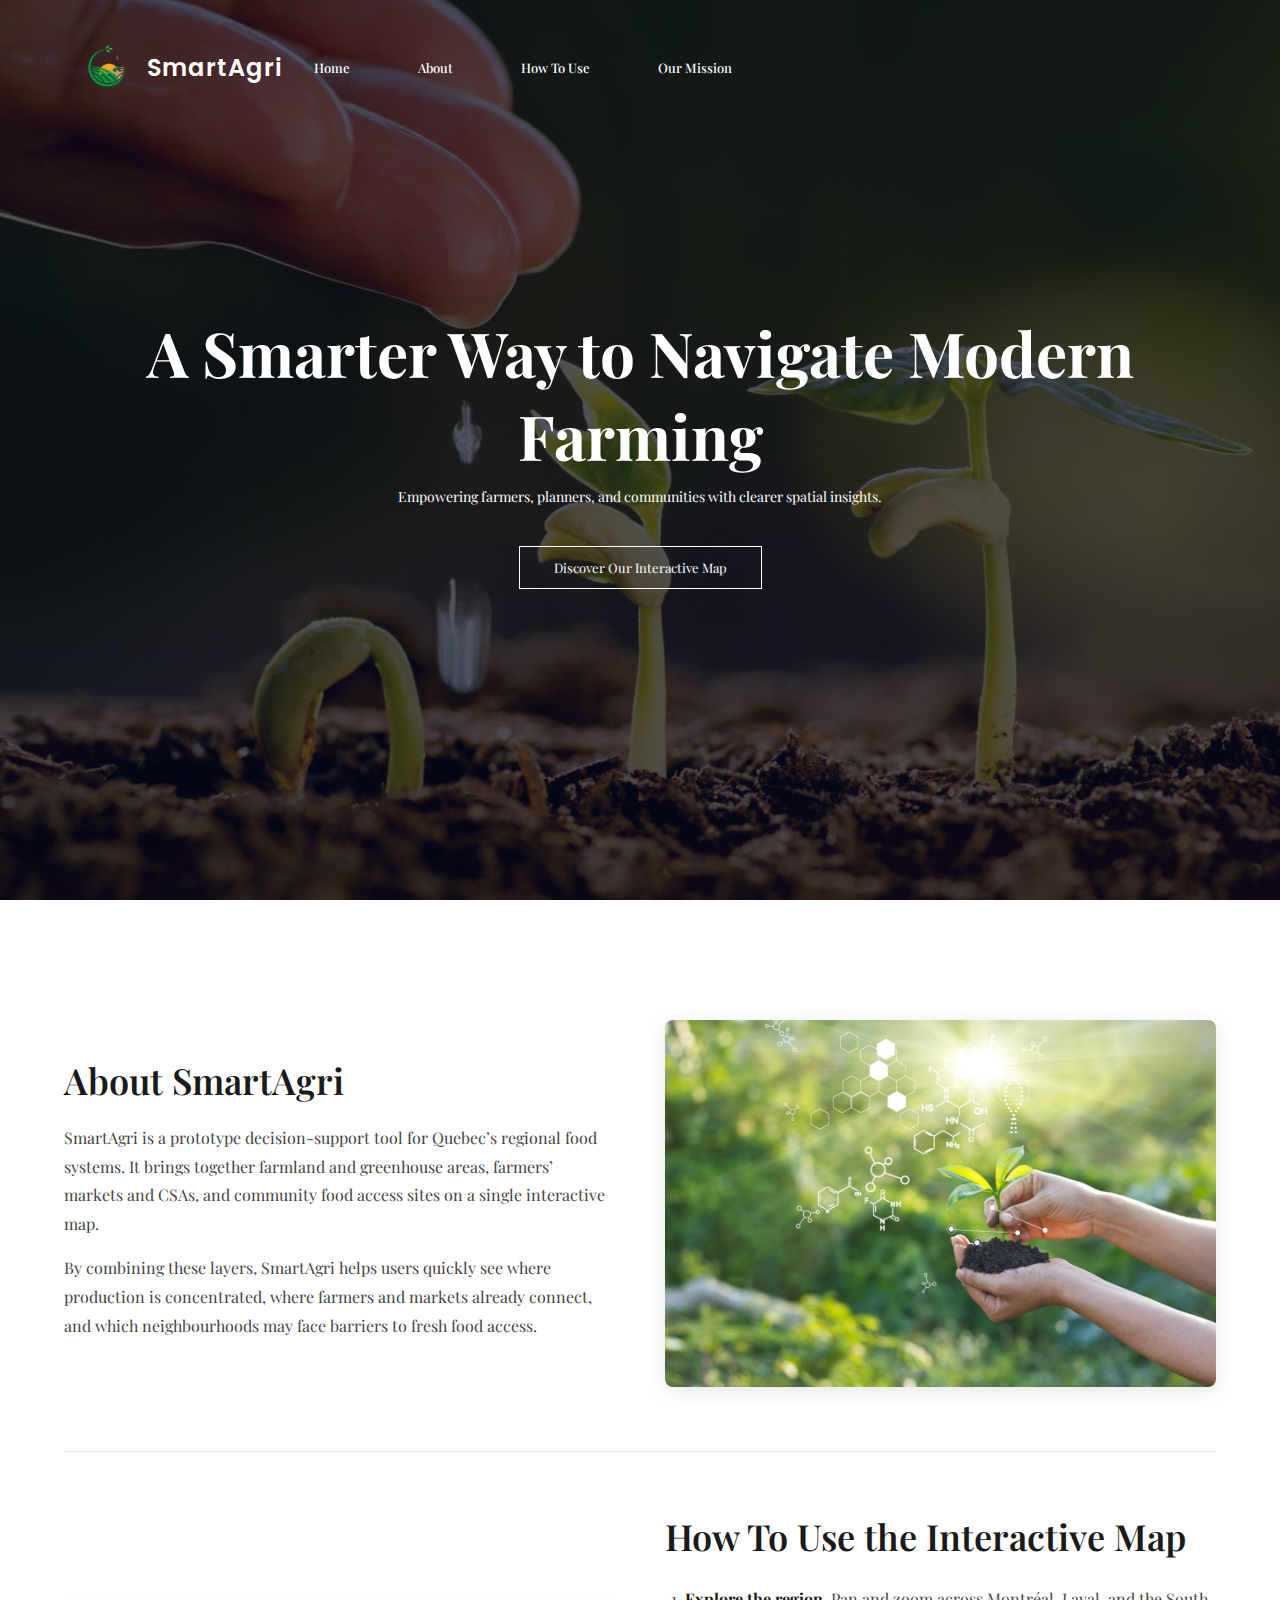
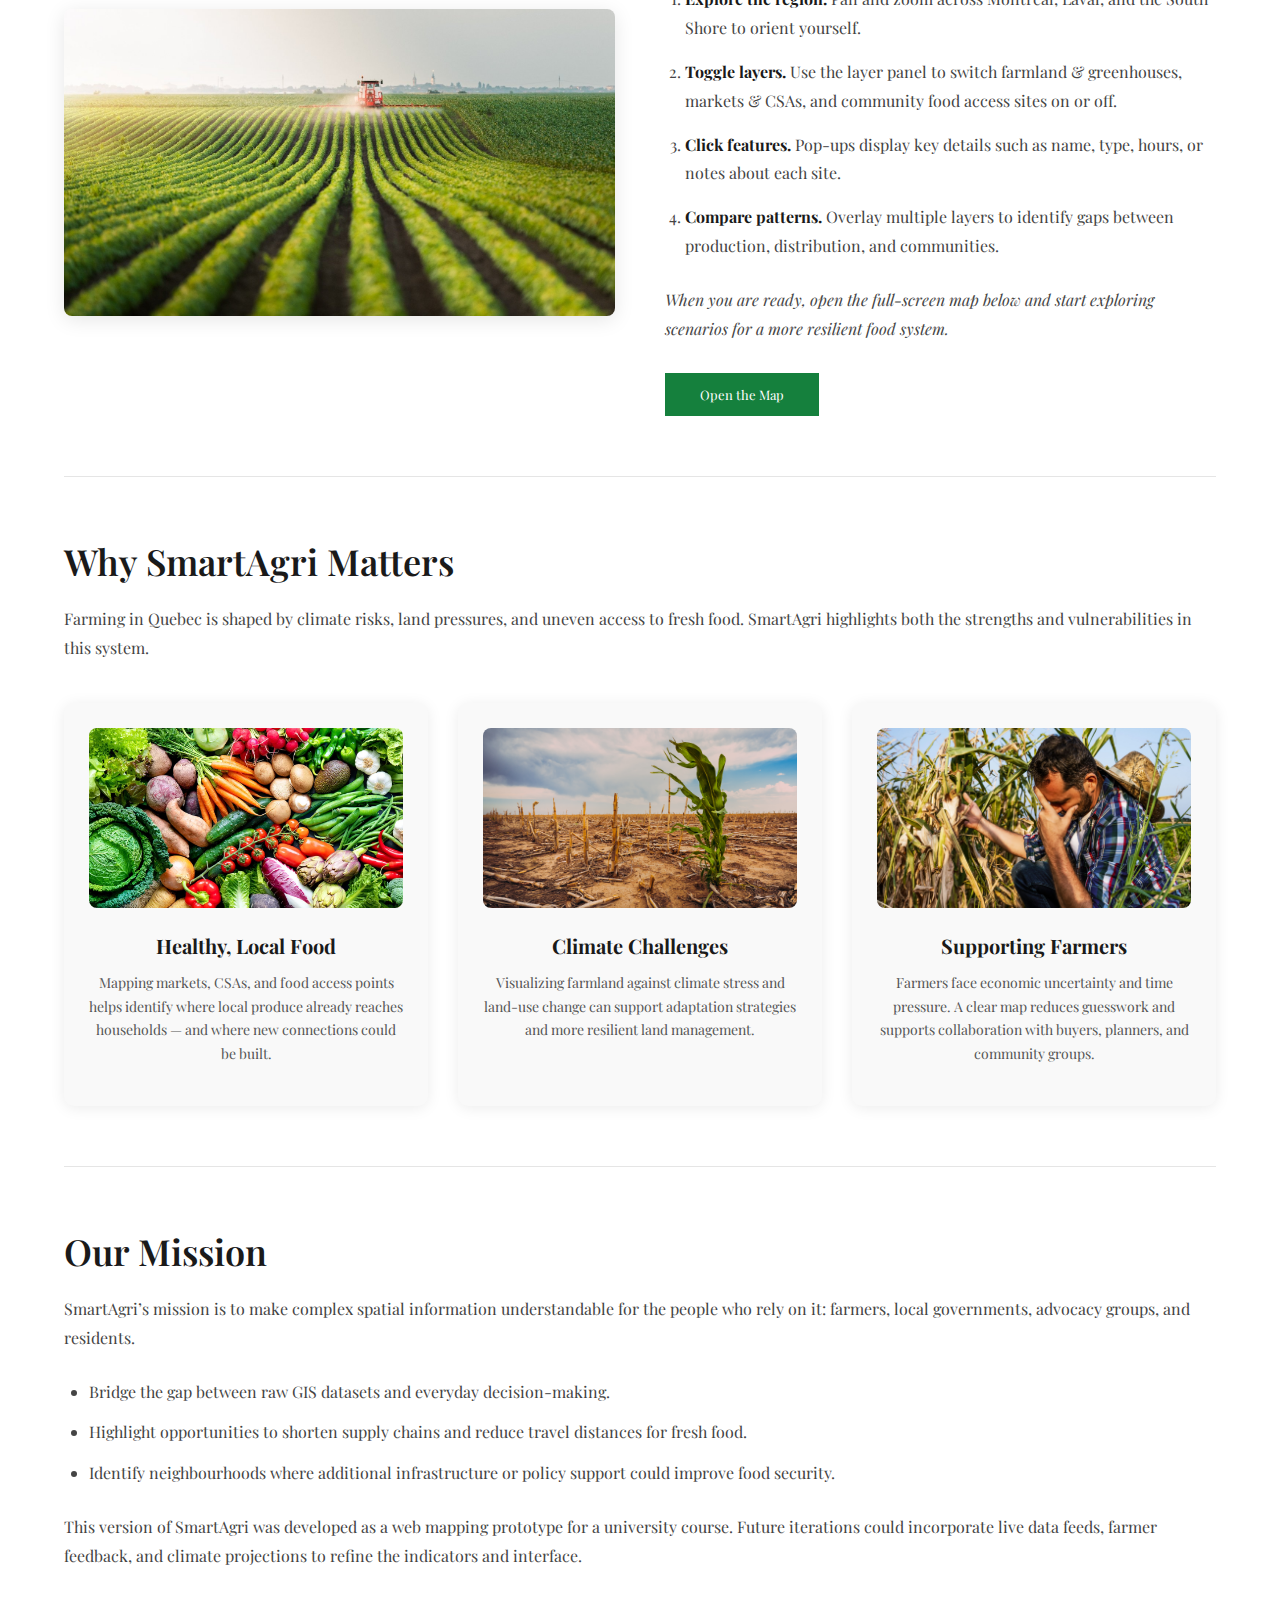
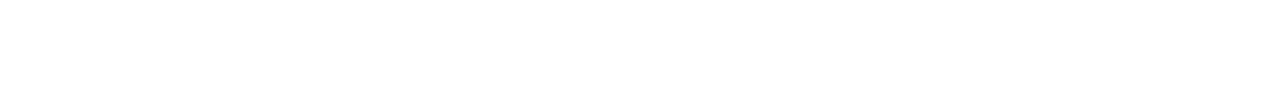
<file: index.html>
<!DOCTYPE html>
<html lang="en">
<head>
    <meta charset="utf-8" />
    <meta name="viewport" content="width=device-width, initial-scale=1.0" />
    <title>SmartAgri</title>

    <!-- Main site stylesheet -->
    <link rel="stylesheet" href="style.css" />

    <!-- Google Fonts -->
    <link href="https://fonts.googleapis.com/css2?family=Bona+Nova+SC:ital,wght@0,400;0,700;1,400&family=Playfair+Display:ital,wght@0,400..900;1,400..900&family=Ubuntu:ital,wght@0,300;0,400;0,500;0,700;1,300;1,400;1,500;1,700&display=swap" rel="stylesheet" />
</head>

<body>
    <!-- HERO / HOME -->
    <section class="header" id="home">
        <nav>
            <div class="logo-title">
                <a href="#home">
                    <!-- navbar logo -->
                    <img src="images/Bannerlogo2-removebg-preview.png" alt="SmartAgri Logo" class="logo" />
                </a>
                <h1 class="site-title">SmartAgri</h1>
            </div>

            <div class="nav-links">
                <ul>
                    <li><a href="#home">Home</a></li>
                    <li><a href="#about">About</a></li>
                    <li><a href="#how-to-use">How To Use</a></li>
                    <li><a href="#mission">Our Mission</a></li>
                </ul>
            </div>
        </nav>

        <div class="text-box">
            <h1>A Smarter Way to Navigate Modern Farming</h1>
            <p>Empowering farmers, planners, and communities with clearer spatial insights.</p>
            <a href="map.html" class="hero-btn">Discover Our Interactive Map</a>
        </div>
    </section>

    <!-- MAIN CONTENT -->
    <main class="main-content">
        <!-- ABOUT -->
        <section class="content-section split" id="about">
            <div class="split-text">
                <h2>About SmartAgri</h2>
                <p>
                    SmartAgri is a prototype decision-support tool for Quebec’s regional food systems. It brings
                    together farmland and greenhouse areas, farmers’ markets and CSAs, and community food access sites
                    on a single interactive map.
                </p>
                <p>
                    By combining these layers, SmartAgri helps users quickly see where production is concentrated,
                    where farmers and markets already connect, and which neighbourhoods may face barriers to fresh
                    food access.
                </p>
            </div>
            <div class="split-image">
                <img src="images/New-Agriculture-Technology-Image.png" alt="Farmer using digital tools in the field" />
            </div>
        </section>

        <!-- HOW TO USE -->
        <section class="content-section split reverse" id="how-to-use">
            <div class="split-text">
                <h2>How To Use the Interactive Map</h2>
                <ol class="how-list">
                    <li><strong>Explore the region.</strong> Pan and zoom across Montréal, Laval, and the South Shore to orient yourself.</li>
                    <li><strong>Toggle layers.</strong> Use the layer panel to switch farmland &amp; greenhouses, markets &amp; CSAs, and community food access sites on or off.</li>
                    <li><strong>Click features.</strong> Pop-ups display key details such as name, type, hours, or notes about each site.</li>
                    <li><strong>Compare patterns.</strong> Overlay multiple layers to identify gaps between production, distribution, and communities.</li>
                </ol>
                <p class="cta-text">
                    When you are ready, open the full-screen map below and start exploring scenarios for a more resilient food system.
                </p>
                <a href="map.html" class="hero-btn secondary-btn">Open the Map</a>
            </div>
            <div class="split-image">
                <img src="images/AdobeStock_243525780-1.png" alt="Tractor working in a well-structured field" />
            </div>
        </section>

        <!-- WHY IT MATTERS / VISUAL STORY -->
        <section class="content-section">
            <h2>Why SmartAgri Matters</h2>
            <p>
                Farming in Quebec is shaped by climate risks, land pressures, and uneven access to fresh food.
                SmartAgri highlights both the strengths and vulnerabilities in this system.
            </p>

            <div class="mission-grid">
                <article class="mission-card">
                    <img src="images/veggies.png" alt="Fresh vegetables" />
                    <h3>Healthy, Local Food</h3>
                    <p>
                        Mapping markets, CSAs, and food access points helps identify where local produce already reaches
                        households &mdash; and where new connections could be built.
                    </p>
                </article>

                <article class="mission-card">
                    <img src="images/Smith_Climate_Ag_4.12.png" alt="Drought-stressed field" />
                    <h3>Climate Challenges</h3>
                    <p>
                        Visualizing farmland against climate stress and land-use change can support adaptation
                        strategies and more resilient land management.
                    </p>
                </article>

                <article class="mission-card">
                    <img src="images/farmer1-1.png" alt="Farmer facing crop loss" />
                    <h3>Supporting Farmers</h3>
                    <p>
                        Farmers face economic uncertainty and time pressure. A clear map reduces guesswork and supports
                        collaboration with buyers, planners, and community groups.
                    </p>
                </article>
            </div>
        </section>

        <!-- MISSION -->
        <section class="content-section" id="mission">
            <h2>Our Mission</h2>
            <p>
                SmartAgri’s mission is to make complex spatial information understandable for the people who rely on it:
                farmers, local governments, advocacy groups, and residents.
            </p>
            <ul class="mission-list">
                <li>Bridge the gap between raw GIS datasets and everyday decision-making.</li>
                <li>Highlight opportunities to shorten supply chains and reduce travel distances for fresh food.</li>
                <li>Identify neighbourhoods where additional infrastructure or policy support could improve food security.</li>
            </ul>
            <p>
                This version of SmartAgri was developed as a web mapping prototype for a university course. Future
                iterations could incorporate live data feeds, farmer feedback, and climate projections to refine the
                indicators and interface.
            </p>
        </section>
    </main>
</body>
</html>
</file>
<file: style.css>
@import url('https://fonts.googleapis.com/css2?family=Poppins:wght@400;500;600&display=swap');

*{
  margin: 0;
  padding: 0;
  font-family: "Playfair Display", serif;
}
  

*{
    margin: 0;
    padding: 0;
    font-family: "Playfair Display", serif;
}
.header{
    min-height: 100vh;
    width: 100%;
    background-image: linear-gradient(rgba(4,9,30,0.7), rgba(4,9,30,0.7)), url(images/banner.png);
    background-position: center;
    background-size: cover;
    position: relative;

}
.logo {
  width: 60px;       /* smaller than before */
  height: auto;
  margin: 10px 0;
  cursor: pointer;
  background: none;  /* ensure no CSS background */
  border: none;
}
nav{
  display: flex;
  padding: 2% 6%;
  justify-content: space-between;
  align-items: center;
}

nav img{
    width: 150px;
}
.nav-links{
    flex: 1;
    text-align: right;  
}
.nav-links ul li a {
  font-size: 18px;      
  color: white;         
  font-weight: 500;
  text-decoration: none;
  transition: 0.3s;
}

.nav-links ul li a:hover {
  color: #00ffcc; 
}      
.nav-links ul li {
  list-style: none;
  display: inline-block;
  padding: 8px 12px;
  position: relative;
}
.nav-links ul li a::after {
  content: '';
  width: 0%;
  height: 2px;
  background-color: #f44336;
  display: block;
  margin: auto;
  transition: 0.5s;
}

.nav-links ul li a:hover::after {
  width: 100%;
}
.text-box{
  width: 90%;
  color: #fff;
  position: absolute;
  top: 50%;
  left: 50%;
  transform: translate(-50%,-50%);
  text-align: center;
}
.text-box h1{
  font-size: 62px;
}
.text-box p{
  margin: 10px 0 40px;
  font-size: 14px;
  color: #fff;
}
.hero-btn{
  display: inline-block;
  text-decoration: none;
  color:#fff;
  border: 1px solid #fff;
  padding: 12px 34px;
  font-size: 13px;
  background: transparent;
  position:relative;
  cursor: pointer;
}
.hero-btn:hover{
  border: 1px solid light #f44336;
  background: #f44336;
  transition: 1s;
}
@media (max-width: 700px) {
  .text-box h1 {
    font-size: 20px;
  }
  .nav-links ul li {
    display: block;
  }
} 


.nav-links {
  position: fixed;
  background: #f44336;
  height: 100vh;
  width: 220px;
  top: 0;
  right: -220px;           
  text-align: left;
  z-index: 9999;
  transition: right 0.4s ease;
}


.nav-links.open {
  right: 0;
}

.nav-links ul {
  list-style: none;
  padding: 30px;
  margin: 0;
}

.nav-links ul li {
  display: block;
  margin: 22px 0;
}

@media (min-width: 801px) {
  .nav-links {
    position: static;
    background: transparent;
    height: auto;
    width: auto;
    right: auto;
    z-index: auto;
    transition: none;
  }
  .nav-links ul {
    padding: 0;
  }
  .nav-links ul li {
    display: inline-block;
    margin: 0 20px;
  }
}




/* Group logo and title together */
.logo-title {
  display: flex;
  align-items: center;
  gap: 10px; /* space between logo and text */
}
.nav-links ul li a {
    color : #fff;
    text-decoration: none;
    font-size: 13px;
}

/* Style the title text */
.site-title {
  font-family: 'Poppins', sans-serif;
  font-size: 24px;
  font-weight: 600;
  color: white;
  letter-spacing: 1px;
  cursor: default;
  transition: 0.3s;
}

.site-title:hover {
  color: #00ffcc; /* sleek glow effect on hover */
}

/* =========================
   MAIN CONTENT SECTIONS
   ========================= */

.main-content {
  max-width: 1200px;
  margin: 0 auto;
  padding: 60px 5%;
}

.content-section {
  padding: 60px 0;
  border-bottom: 1px solid #e5e5e5;
}

.content-section:last-child {
  border-bottom: none;
}

.content-section h2 {
  font-size: 36px;
  color: #1a1a1a;
  margin-bottom: 20px;
  font-weight: 600;
}

.content-section p {
  font-size: 16px;
  line-height: 1.8;
  color: #444;
  margin-bottom: 15px;
}

/* =========================
   SPLIT LAYOUT (text + image)
   ========================= */

.split {
  display: flex;
  gap: 50px;
  align-items: center;
}

.split.reverse {
  flex-direction: row-reverse;
}

.split-text {
  flex: 1;
}

.split-image {
  flex: 1;
}

.split-image img {
  width: 100%;
  height: auto;
  border-radius: 8px;
  box-shadow: 0 4px 20px rgba(0, 0, 0, 0.1);
}

/* =========================
   HOW TO USE LIST
   ========================= */

.how-list {
  margin: 25px 0;
  padding-left: 20px;
}

.how-list li {
  font-size: 16px;
  line-height: 1.8;
  color: #444;
  margin-bottom: 15px;
}

.how-list li strong {
  color: #1a1a1a;
}

.cta-text {
  margin-top: 25px;
  font-style: italic;
  color: #666;
}

.secondary-btn {
  background: #15803d;
  border-color: #15803d;
  color: #fff;
  margin-top: 15px;
}

.secondary-btn:hover {
  background: #166534;
  border-color: #166534;
}

/* =========================
   MISSION GRID (3 cards)
   ========================= */

.mission-grid {
  display: grid;
  grid-template-columns: repeat(3, 1fr);
  gap: 30px;
  margin-top: 40px;
}

.mission-card {
  background: #f9f9f9;
  border-radius: 10px;
  padding: 25px;
  text-align: center;
  box-shadow: 0 2px 15px rgba(0, 0, 0, 0.08);
  transition: transform 0.3s ease, box-shadow 0.3s ease;
}

.mission-card:hover {
  transform: translateY(-5px);
  box-shadow: 0 8px 25px rgba(0, 0, 0, 0.12);
}

.mission-card img {
  width: 100%;
  height: 180px;
  object-fit: cover;
  border-radius: 8px;
  margin-bottom: 20px;
}

.mission-card h3 {
  font-size: 20px;
  color: #1a1a1a;
  margin-bottom: 12px;
}

.mission-card p {
  font-size: 14px;
  line-height: 1.7;
  color: #555;
}

/* =========================
   MISSION LIST
   ========================= */

.mission-list {
  margin: 25px 0;
  padding-left: 25px;
}

.mission-list li {
  font-size: 16px;
  line-height: 1.8;
  color: #444;
  margin-bottom: 12px;
}

/* =========================
   RESPONSIVE - TABLETS
   ========================= */

@media (max-width: 900px) {
  .split {
    flex-direction: column;
  }

  .split.reverse {
    flex-direction: column;
  }

  .mission-grid {
    grid-template-columns: repeat(2, 1fr);
  }
}

/* =========================
   RESPONSIVE - MOBILE
   ========================= */

@media (max-width: 600px) {
  .main-content {
    padding: 40px 5%;
  }

  .content-section {
    padding: 40px 0;
  }

  .content-section h2 {
    font-size: 28px;
  }

  .mission-grid {
    grid-template-columns: 1fr;
  }

  .split-image img {
    border-radius: 6px;
  }
}

/* =========================
   MAP PAGE STYLES
   ========================= */

.map-page {
  margin: 0;
  padding: 0;
}

/* Info boxes (top-right and bottom-left) */
.map-info-box {
  background: white;
  padding: 12px 16px;
  border-radius: 8px;
  box-shadow: 0 2px 10px rgba(0, 0, 0, 0.15);
  font-family: 'Poppins', sans-serif;
  font-size: 13px;
  line-height: 1.5;
  max-width: 280px;
  color: #333;
}

.map-info-box strong {
  font-size: 14px;
  color: #1a1a1a;
}

/* Legend box */
.legend {
  background: white;
  padding: 12px 16px;
  border-radius: 8px;
  box-shadow: 0 2px 10px rgba(0, 0, 0, 0.15);
  font-family: 'Poppins', sans-serif;
  font-size: 12px;
  line-height: 1.8;
  color: #333;
}

.legend-title {
  font-weight: 600;
  font-size: 13px;
  margin-bottom: 8px;
  color: #1a1a1a;
  border-bottom: 1px solid #e5e5e5;
  padding-bottom: 6px;
}

.legend i {
  display: inline-block;
  width: 16px;
  height: 16px;
  margin-right: 8px;
  vertical-align: middle;
  border-radius: 3px;
}

.legend div {
  margin: 4px 0;
}

/* Home and Farmland buttons */
.leaflet-control-home {
  background: white;
  padding: 8px 14px;
  border-radius: 6px;
  box-shadow: 0 2px 6px rgba(0, 0, 0, 0.2);
  font-family: 'Poppins', sans-serif;
  font-size: 12px;
  font-weight: 500;
  color: #333;
  cursor: pointer;
  margin-bottom: 6px;
  transition: background 0.2s, color 0.2s;
  text-align: center;
}

.leaflet-control-home:hover {
  background: #15803d;
  color: white;
}

/* Layer control styling */
.leaflet-control-layers {
  border-radius: 8px !important;
  box-shadow: 0 2px 10px rgba(0, 0, 0, 0.15) !important;
}

.leaflet-control-layers-expanded {
  padding: 10px 14px !important;
  font-family: 'Poppins', sans-serif !important;
  font-size: 12px !important;
}

/* Popup styling */
.leaflet-popup-content-wrapper {
  border-radius: 8px;
  font-family: 'Poppins', sans-serif;
  font-size: 13px;
}

.leaflet-popup-content {
  margin: 12px 14px;
  line-height: 1.6;
}

.leaflet-popup-content strong {
  font-size: 14px;
  color: #1a1a1a;
}

.leaflet-popup-content a {
  color: #15803d;
  text-decoration: none;
}

.leaflet-popup-content a:hover {
  text-decoration: underline;
}

/* Interactive legend items */
.legend-item {
  padding: 6px 8px;
  margin: 2px -8px;
  border-radius: 4px;
  transition: background 0.2s;
  display: flex;
  align-items: center;
}

.legend-item:hover {
  background: #e5e5e5;
}

.legend-item.active {
  background: #d1fae5;
  font-weight: 500;
}

.legend-item span {
  flex: 1;
}

.legend-hint {
  margin-top: 10px;
  padding-top: 8px;
  border-top: 1px solid #e5e5e5;
  font-size: 11px;
  color: #666;
  font-style: italic;
}
</file>
